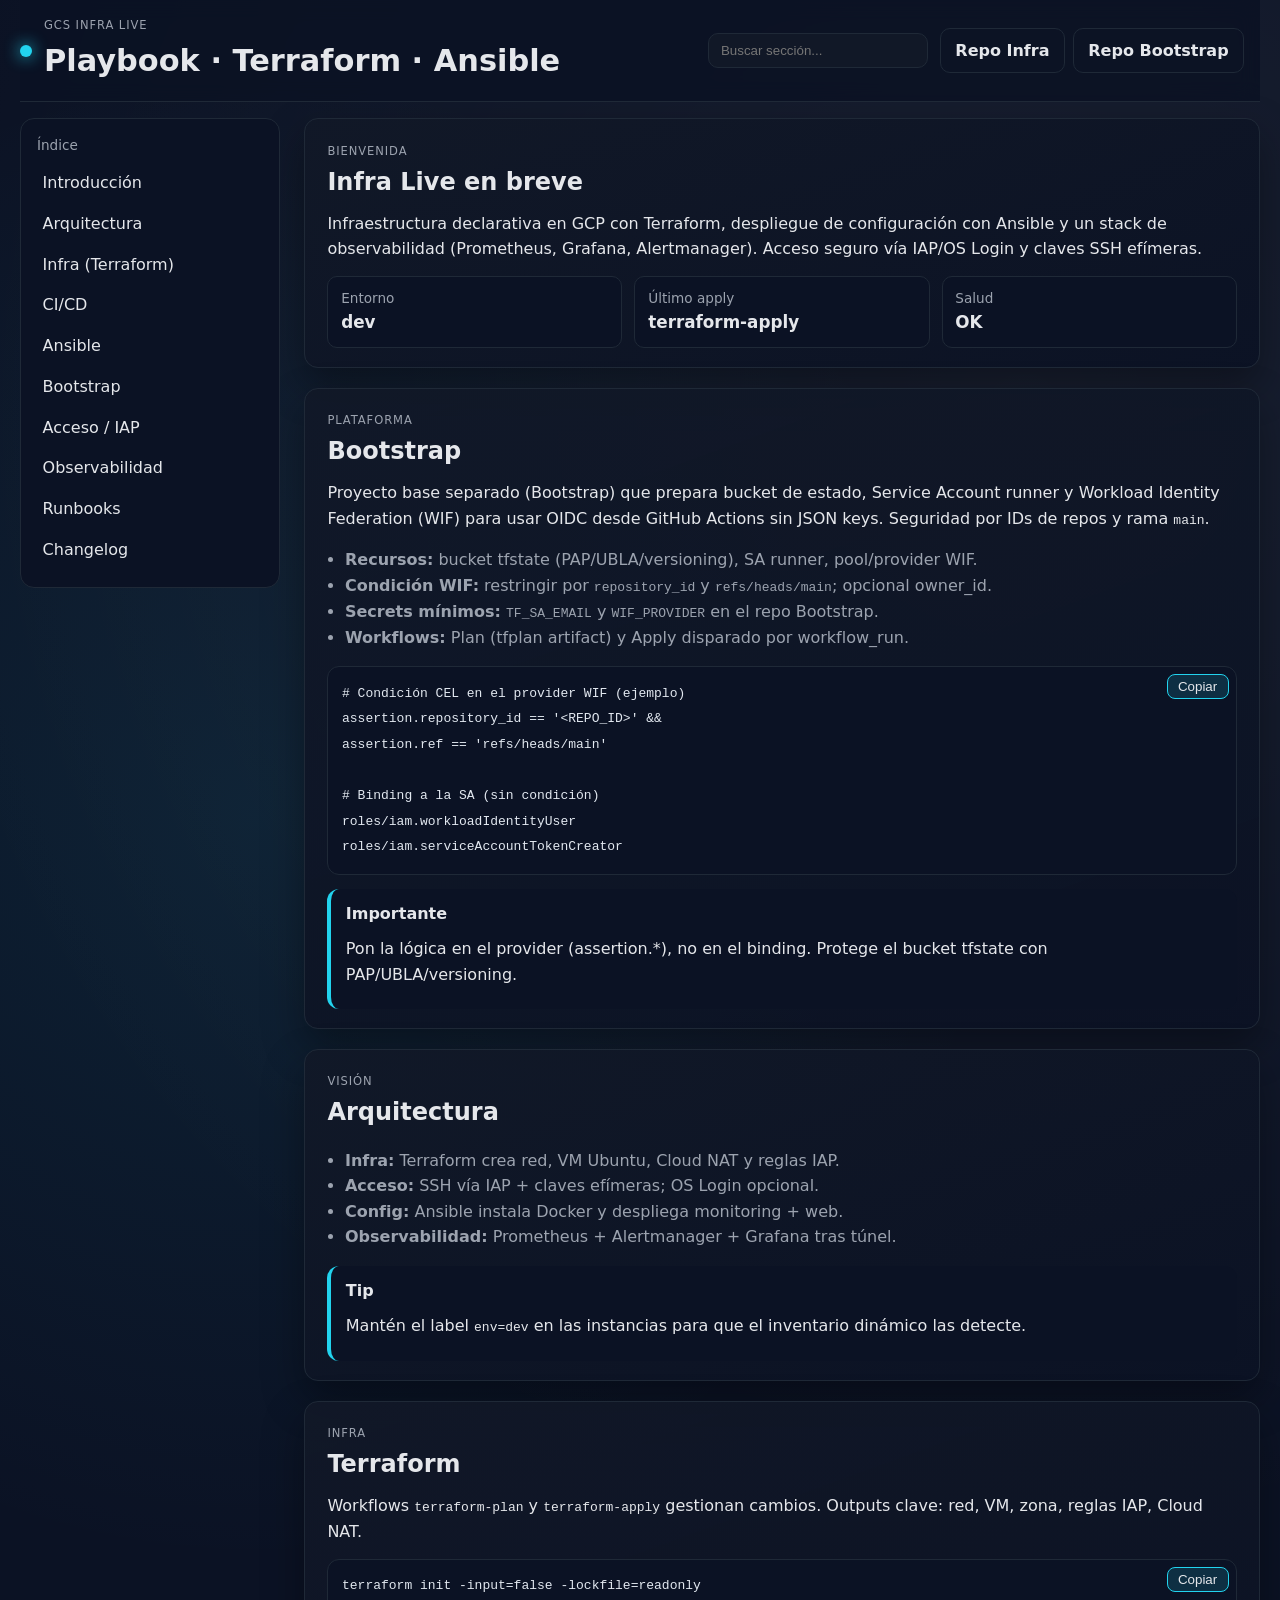
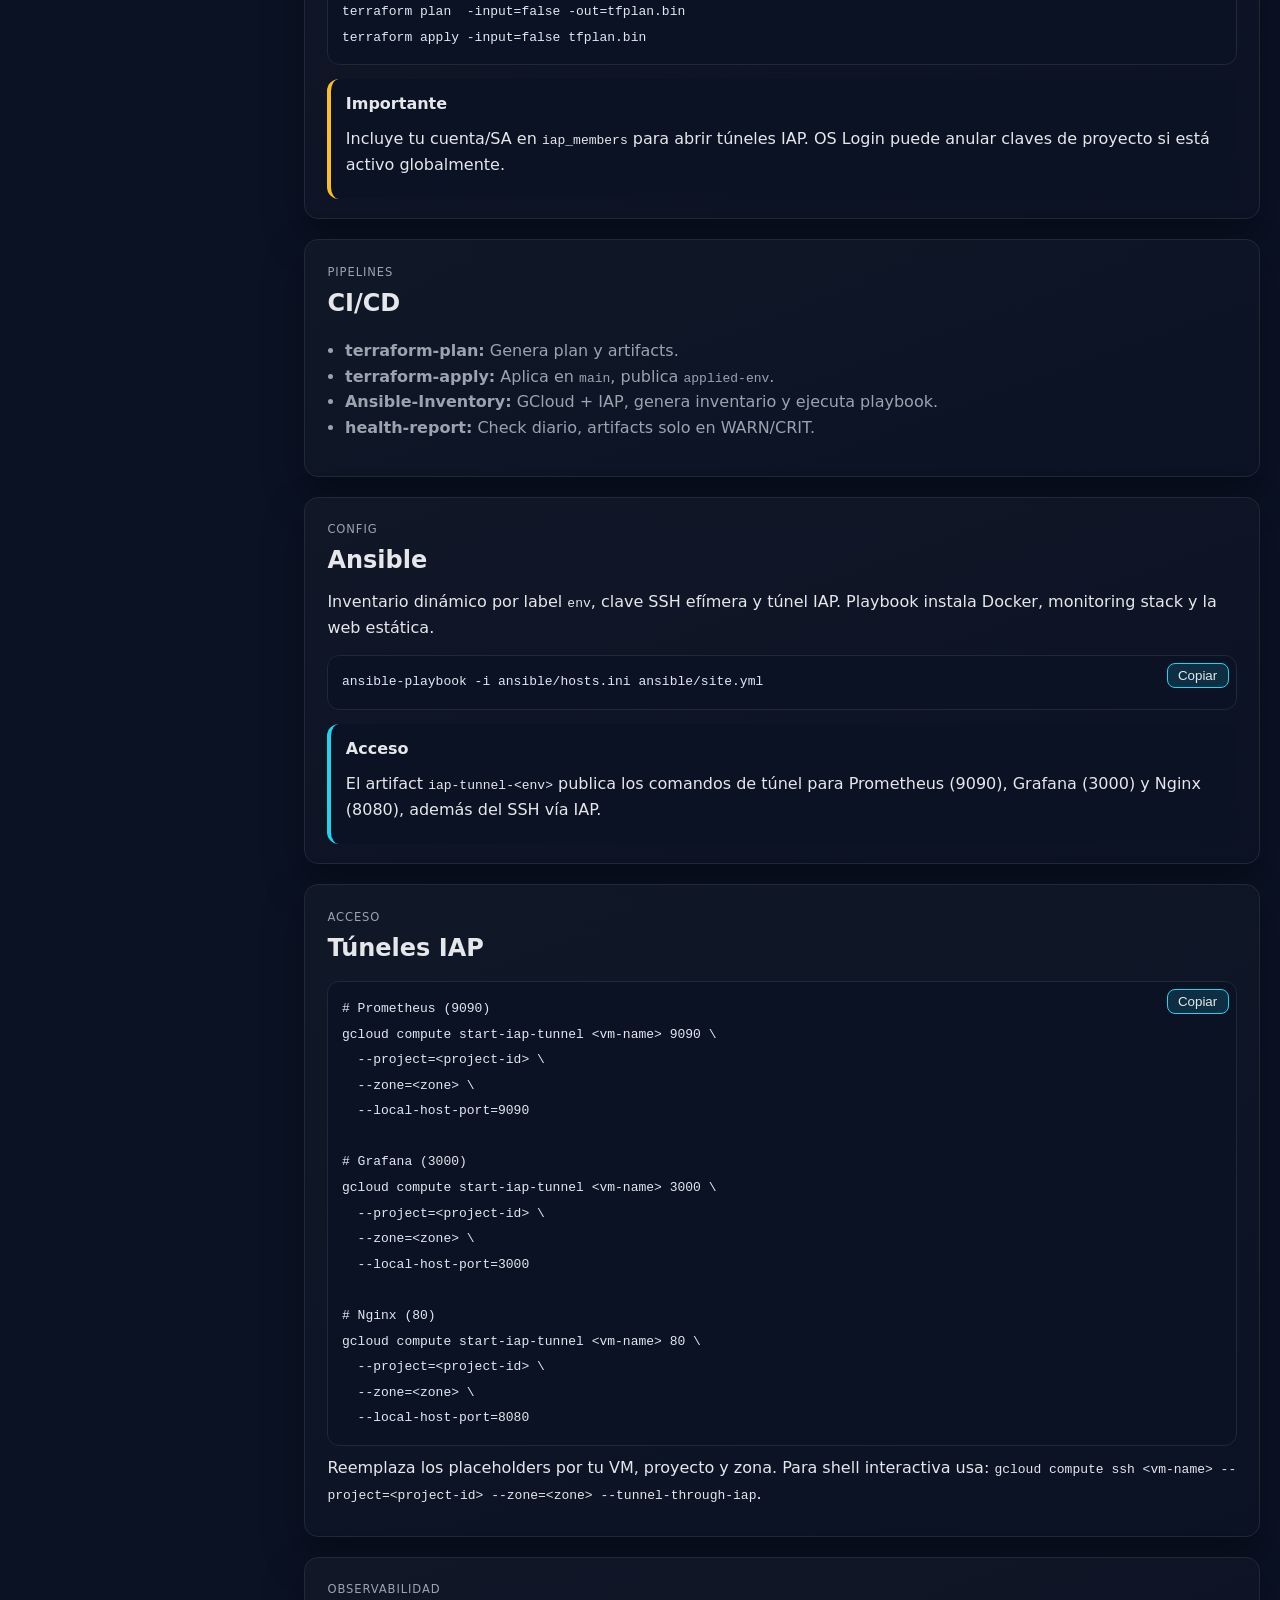
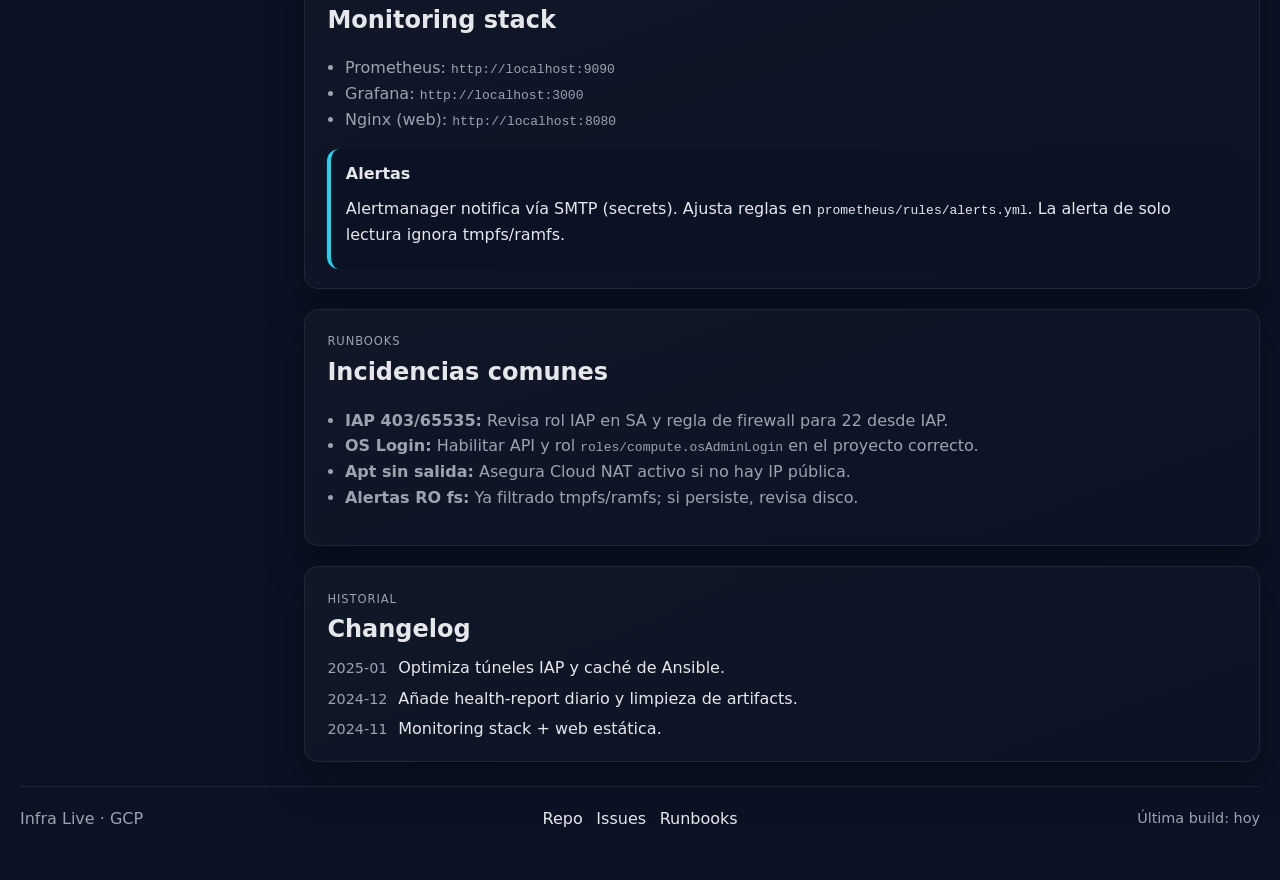
<file: ansible/web/index.html>
<!DOCTYPE html>
<html lang="es">
<head>
  <meta charset="UTF-8">
  <meta name="viewport" content="width=device-width, initial-scale=1.0">
  <title>GCS Infra Live · Guía y Playbook</title>
  <link rel="stylesheet" href="style.css">
</head>
<body>
  <div class="page">
    <header class="topbar">
      <div class="brand">
        <span class="dot"></span>
        <div>
          <p class="eyebrow">GCS Infra Live</p>
          <h1>Playbook · Terraform · Ansible</h1>
        </div>
      </div>
      <div class="top-actions">
        <input type="search" placeholder="Buscar sección..." aria-label="Buscar">
        <div class="repo-links">
          <a class="button ghost" href="https://github.com/S4M73l09/GCS-Infra-Live" target="_blank" rel="noreferrer">Repo Infra</a>
          <a class="button ghost" href="https://github.com/S4M73l09/GCS-Bootstrap---Live" target="_blank" rel="noreferrer">Repo Bootstrap</a>
        </div>
      </div>
      <button class="toc-toggle" aria-label="Mostrar índice">☰</button>
    </header>

    <div class="layout">
      <aside class="sidebar" id="sidebar">
        <nav>
          <p class="nav-title">Índice</p>
          <ol>
            <li><a href="#intro">Introducción</a></li>
            <li><a href="#arquitectura">Arquitectura</a></li>
            <li><a href="#terraform">Infra (Terraform)</a></li>
            <li><a href="#cicd">CI/CD</a></li>
            <li><a href="#ansible">Ansible</a></li>
            <li><a href="#bootstrap">Bootstrap</a></li>
            <li><a href="#acceso">Acceso / IAP</a></li>
            <li><a href="#monitoring">Observabilidad</a></li>
            <li><a href="#runbooks">Runbooks</a></li>
            <li><a href="#changelog">Changelog</a></li>
          </ol>
        </nav>
      </aside>

      <main class="content">
        <section id="intro" class="card">
          <div class="section-head">
            <p class="eyebrow">Bienvenida</p>
            <h2>Infra Live en breve</h2>
          </div>
          <p>Infraestructura declarativa en GCP con Terraform, despliegue de configuración con Ansible y un stack de observabilidad (Prometheus, Grafana, Alertmanager). Acceso seguro vía IAP/OS Login y claves SSH efímeras.</p>
          <div class="stats">
            <div><span>Entorno</span><strong>dev</strong></div>
            <div><span>Último apply</span><strong>terraform-apply</strong></div>
            <div><span>Salud</span><strong>OK</strong></div>
          </div>
        </section>

        <section id="bootstrap" class="card">
          <div class="section-head">
            <p class="eyebrow">Plataforma</p>
            <h2>Bootstrap</h2>
          </div>
          <p>Proyecto base separado (Bootstrap) que prepara bucket de estado, Service Account runner y Workload Identity Federation (WIF) para usar OIDC desde GitHub Actions sin JSON keys. Seguridad por IDs de repos y rama <code>main</code>.</p>
          <ul class="bullets">
            <li><strong>Recursos:</strong> bucket tfstate (PAP/UBLA/versioning), SA runner, pool/provider WIF.</li>
            <li><strong>Condición WIF:</strong> restringir por <code>repository_id</code> y <code>refs/heads/main</code>; opcional owner_id.</li>
            <li><strong>Secrets mínimos:</strong> <code>TF_SA_EMAIL</code> y <code>WIF_PROVIDER</code> en el repo Bootstrap.</li>
            <li><strong>Workflows:</strong> Plan (tfplan artifact) y Apply disparado por workflow_run.</li>
          </ul>
          <div class="code-block">
<pre><code># Condición CEL en el provider WIF (ejemplo)
assertion.repository_id == '&lt;REPO_ID&gt;' &&
assertion.ref == 'refs/heads/main'

# Binding a la SA (sin condición)
roles/iam.workloadIdentityUser
roles/iam.serviceAccountTokenCreator</code></pre>
          </div>
          <div class="callout info">
            <p class="callout-title">Importante</p>
            <p>Pon la lógica en el provider (assertion.*), no en el binding. Protege el bucket tfstate con PAP/UBLA/versioning.</p>
          </div>
        </section>

        <section id="arquitectura" class="card">
          <div class="section-head">
            <p class="eyebrow">Visión</p>
            <h2>Arquitectura</h2>
          </div>
          <ul class="bullets">
            <li><strong>Infra:</strong> Terraform crea red, VM Ubuntu, Cloud NAT y reglas IAP.</li>
            <li><strong>Acceso:</strong> SSH vía IAP + claves efímeras; OS Login opcional.</li>
            <li><strong>Config:</strong> Ansible instala Docker y despliega monitoring + web.</li>
            <li><strong>Observabilidad:</strong> Prometheus + Alertmanager + Grafana tras túnel.</li>
          </ul>
          <div class="callout info">
            <p class="callout-title">Tip</p>
            <p>Mantén el label <code>env=dev</code> en las instancias para que el inventario dinámico las detecte.</p>
          </div>
        </section>

        <section id="terraform" class="card">
          <div class="section-head">
            <p class="eyebrow">Infra</p>
            <h2>Terraform</h2>
          </div>
          <p>Workflows <code>terraform-plan</code> y <code>terraform-apply</code> gestionan cambios. Outputs clave: red, VM, zona, reglas IAP, Cloud NAT.</p>
          <div class="code-block">
<pre><code>terraform init -input=false -lockfile=readonly
terraform plan  -input=false -out=tfplan.bin
terraform apply -input=false tfplan.bin</code></pre>
          </div>
          <div class="callout warning">
            <p class="callout-title">Importante</p>
            <p>Incluye tu cuenta/SA en <code>iap_members</code> para abrir túneles IAP. OS Login puede anular claves de proyecto si está activo globalmente.</p>
          </div>
        </section>

        <section id="cicd" class="card">
          <div class="section-head">
            <p class="eyebrow">Pipelines</p>
            <h2>CI/CD</h2>
          </div>
          <ul class="bullets">
            <li><strong>terraform-plan:</strong> Genera plan y artifacts.</li>
            <li><strong>terraform-apply:</strong> Aplica en <code>main</code>, publica <code>applied-env</code>.</li>
            <li><strong>Ansible-Inventory:</strong> GCloud + IAP, genera inventario y ejecuta playbook.</li>
            <li><strong>health-report:</strong> Check diario, artifacts solo en WARN/CRIT.</li>
          </ul>
        </section>

        <section id="ansible" class="card">
          <div class="section-head">
            <p class="eyebrow">Config</p>
            <h2>Ansible</h2>
          </div>
          <p>Inventario dinámico por label <code>env</code>, clave SSH efímera y túnel IAP. Playbook instala Docker, monitoring stack y la web estática.</p>
          <div class="code-block">
<pre><code>ansible-playbook -i ansible/hosts.ini ansible/site.yml</code></pre>
          </div>
          <div class="callout info">
            <p class="callout-title">Acceso</p>
            <p>El artifact <code>iap-tunnel-&lt;env&gt;</code> publica los comandos de túnel para Prometheus (9090), Grafana (3000) y Nginx (8080), además del SSH vía IAP.</p>
          </div>
        </section>

        <section id="acceso" class="card">
          <div class="section-head">
            <p class="eyebrow">Acceso</p>
            <h2>Túneles IAP</h2>
          </div>
          <div class="code-block">
<pre><code># Prometheus (9090)
gcloud compute start-iap-tunnel &lt;vm-name&gt; 9090 \
  --project=&lt;project-id&gt; \
  --zone=&lt;zone&gt; \
  --local-host-port=9090

# Grafana (3000)
gcloud compute start-iap-tunnel &lt;vm-name&gt; 3000 \
  --project=&lt;project-id&gt; \
  --zone=&lt;zone&gt; \
  --local-host-port=3000

# Nginx (80)
gcloud compute start-iap-tunnel &lt;vm-name&gt; 80 \
  --project=&lt;project-id&gt; \
  --zone=&lt;zone&gt; \
  --local-host-port=8080</code></pre>
          </div>
          <p>Reemplaza los placeholders por tu VM, proyecto y zona. Para shell interactiva usa: <code>gcloud compute ssh &lt;vm-name&gt; --project=&lt;project-id&gt; --zone=&lt;zone&gt; --tunnel-through-iap</code>.</p>
        </section>

        <section id="monitoring" class="card">
          <div class="section-head">
            <p class="eyebrow">Observabilidad</p>
            <h2>Monitoring stack</h2>
          </div>
          <ul class="bullets">
            <li>Prometheus: <code>http://localhost:9090</code></li>
            <li>Grafana: <code>http://localhost:3000</code></li>
            <li>Nginx (web): <code>http://localhost:8080</code></li>
          </ul>
          <div class="callout info">
            <p class="callout-title">Alertas</p>
            <p>Alertmanager notifica vía SMTP (secrets). Ajusta reglas en <code>prometheus/rules/alerts.yml</code>. La alerta de solo lectura ignora tmpfs/ramfs.</p>
          </div>
        </section>

        <section id="runbooks" class="card">
          <div class="section-head">
            <p class="eyebrow">Runbooks</p>
            <h2>Incidencias comunes</h2>
          </div>
          <ul class="bullets">
            <li><strong>IAP 403/65535:</strong> Revisa rol IAP en SA y regla de firewall para 22 desde IAP.</li>
            <li><strong>OS Login:</strong> Habilitar API y rol <code>roles/compute.osAdminLogin</code> en el proyecto correcto.</li>
            <li><strong>Apt sin salida:</strong> Asegura Cloud NAT activo si no hay IP pública.</li>
            <li><strong>Alertas RO fs:</strong> Ya filtrado tmpfs/ramfs; si persiste, revisa disco.</li>
          </ul>
        </section>

        <section id="changelog" class="card">
          <div class="section-head">
            <p class="eyebrow">Historial</p>
            <h2>Changelog</h2>
          </div>
          <ul class="timeline">
            <li><span>2025-01</span> Optimiza túneles IAP y caché de Ansible.</li>
            <li><span>2024-12</span> Añade health-report diario y limpieza de artifacts.</li>
            <li><span>2024-11</span> Monitoring stack + web estática.</li>
          </ul>
        </section>
      </main>
    </div>

    <footer class="footer">
      <div>Infra Live · GCP</div>
      <div class="footer-links">
        <a href="https://github.com/S4M73l09/GCS-Infra-Live" target="_blank" rel="noreferrer">Repo</a>
        <a href="https://github.com/S4M73l09/GCS-Infra-Live/issues" target="_blank" rel="noreferrer">Issues</a>
        <a href="#runbooks">Runbooks</a>
      </div>
      <div class="build">Última build: hoy</div>
    </footer>
  </div>

  <script>
    // Botones de copiar código
    document.querySelectorAll('.code-block').forEach(block => {
      const btn = document.createElement('button');
      btn.className = 'copy-btn';
      btn.type = 'button';
      btn.textContent = 'Copiar';
      btn.addEventListener('click', () => {
        const code = block.querySelector('code').innerText;
        navigator.clipboard.writeText(code).then(() => {
          btn.textContent = 'Copiado';
          setTimeout(() => btn.textContent = 'Copiar', 1200);
        });
      });
      block.appendChild(btn);
    });

    // Toggle sidebar en móvil
    const toggle = document.querySelector('.toc-toggle');
    const sidebar = document.getElementById('sidebar');
    toggle?.addEventListener('click', () => {
      sidebar.classList.toggle('open');
    });
  </script>
</body>
</html>
</file>
<file: ansible/web/style.css>
:root {
  --bg: #0b1224;
  --bg-2: #0f172a;
  --panel: #111827;
  --panel-2: #0b1224;
  --accent: #22d3ee;
  --accent-soft: rgba(34, 211, 238, 0.15);
  --warn: #fbbf24;
  --text: #e5e7eb;
  --muted: #9ca3af;
  --border: #1f2937;
  --radius: 14px;
  --shadow: 0 18px 40px rgba(0, 0, 0, 0.35);
  --font-sans: "Inter", "Work Sans", "Segoe UI", system-ui, -apple-system, sans-serif;
  --font-mono: "JetBrains Mono", "Fira Code", "SFMono-Regular", monospace;
}

*,
*::before,
*::after {
  box-sizing: border-box;
}

body {
  margin: 0;
  background: radial-gradient(circle at 20% 20%, rgba(34, 211, 238, 0.08), transparent 22%),
    radial-gradient(circle at 80% 10%, rgba(255, 255, 255, 0.06), transparent 30%),
    var(--bg);
  color: var(--text);
  font-family: var(--font-sans);
  line-height: 1.6;
  min-height: 100vh;
}

.page {
  max-width: 1280px;
  margin: 0 auto;
  padding: 0 1.25rem 2rem;
}

.topbar {
  position: sticky;
  top: 0;
  z-index: 10;
  backdrop-filter: blur(10px);
  background: rgba(11, 18, 36, 0.85);
  border-bottom: 1px solid var(--border);
  display: grid;
  grid-template-columns: 1fr auto auto;
  gap: 1rem;
  align-items: center;
  padding: 1rem 0;
}

.brand {
  display: flex;
  gap: 0.75rem;
  align-items: center;
}

.dot {
  width: 12px;
  height: 12px;
  border-radius: 50%;
  background: var(--accent);
  box-shadow: 0 0 16px var(--accent);
}

.eyebrow {
  margin: 0;
  text-transform: uppercase;
  letter-spacing: 0.08em;
  font-size: 0.72rem;
  color: var(--muted);
}

h1 {
  margin: 0.15rem 0 0;
  font-size: clamp(1.5rem, 3vw, 1.9rem);
}

.top-actions {
  display: flex;
  gap: 0.75rem;
  align-items: center;
}

.repo-links {
  display: flex;
  gap: 0.5rem;
}

input[type="search"] {
  background: var(--panel);
  border: 1px solid var(--border);
  color: var(--text);
  padding: 0.55rem 0.75rem;
  border-radius: 10px;
  min-width: 220px;
}

.button {
  display: inline-flex;
  align-items: center;
  gap: 0.4rem;
  padding: 0.55rem 0.9rem;
  border-radius: 10px;
  background: var(--accent-soft);
  border: 1px solid var(--accent);
  color: var(--text);
  text-decoration: none;
  font-weight: 600;
  transition: transform 0.15s ease, box-shadow 0.15s ease;
}

.button:hover {
  transform: translateY(-1px);
  box-shadow: 0 12px 24px rgba(34, 211, 238, 0.2);
}

.button.ghost {
  background: transparent;
  border-color: var(--border);
}

.toc-toggle {
  display: none;
  border: 1px solid var(--border);
  background: var(--panel);
  color: var(--text);
  border-radius: 10px;
  padding: 0.5rem 0.75rem;
}

.layout {
  display: grid;
  grid-template-columns: 260px 1fr;
  gap: 1.5rem;
  margin-top: 1rem;
}

.sidebar {
  position: sticky;
  top: 80px;
  align-self: start;
  background: var(--panel-2);
  border: 1px solid var(--border);
  border-radius: var(--radius);
  padding: 1rem 1rem 1.2rem;
}

.nav-title {
  margin: 0 0 0.5rem;
  color: var(--muted);
  font-size: 0.85rem;
}

.sidebar ol {
  list-style: none;
  padding: 0;
  margin: 0;
  display: grid;
  gap: 0.35rem;
}

.sidebar a {
  color: var(--text);
  text-decoration: none;
  display: block;
  padding: 0.3rem 0.35rem;
  border-radius: 8px;
  transition: background 0.15s ease;
}

.sidebar a:hover {
  background: rgba(255, 255, 255, 0.04);
}

.content {
  display: grid;
  gap: 1.25rem;
}

.card {
  background: linear-gradient(160deg, rgba(17, 24, 39, 0.92), rgba(11, 18, 36, 0.95));
  border: 1px solid var(--border);
  border-radius: var(--radius);
  box-shadow: var(--shadow);
  padding: 1.4rem 1.4rem 1.2rem;
}

.section-head h2 {
  margin: 0.15rem 0 0.4rem;
}

p {
  color: var(--text);
  margin: 0.6rem 0;
}

.bullets {
  list-style: disc;
  padding-left: 1.1rem;
  color: var(--muted);
}

.stats {
  display: grid;
  gap: 0.75rem;
  grid-template-columns: repeat(auto-fit, minmax(140px, 1fr));
  margin-top: 0.9rem;
}

.stats div {
  background: var(--panel-2);
  border: 1px solid var(--border);
  border-radius: 10px;
  padding: 0.65rem 0.8rem;
}

.stats span {
  display: block;
  color: var(--muted);
  font-size: 0.85rem;
}

.stats strong {
  font-size: 1.05rem;
}

.callout {
  border-radius: 12px;
  padding: 0.75rem 0.9rem;
  margin-top: 0.9rem;
  border-left: 4px solid var(--accent);
  background: var(--panel-2);
}

.callout.warning {
  border-left-color: var(--warn);
}

.callout-title {
  margin: 0 0 0.25rem;
  font-weight: 700;
}

.code-block {
  position: relative;
  margin-top: 0.9rem;
}

.code-block pre {
  background: #0b1224;
  border: 1px solid var(--border);
  border-radius: 12px;
  padding: 0.85rem;
  overflow-x: auto;
  margin: 0;
  font-family: var(--font-mono);
  color: #e2e8f0;
}

.copy-btn {
  position: absolute;
  top: 8px;
  right: 8px;
  padding: 0.25rem 0.65rem;
  background: var(--accent-soft);
  border: 1px solid var(--accent);
  color: var(--text);
  border-radius: 8px;
  cursor: pointer;
}

.timeline {
  list-style: none;
  padding: 0;
  margin: 0.3rem 0 0;
  display: grid;
  gap: 0.3rem;
}

.timeline span {
  color: var(--muted);
  font-size: 0.9rem;
  margin-right: 0.35rem;
}

.footer {
  margin-top: 1.5rem;
  padding: 1.2rem 0;
  border-top: 1px solid var(--border);
  display: flex;
  justify-content: space-between;
  align-items: center;
  color: var(--muted);
  flex-wrap: wrap;
  gap: 0.6rem;
}

.footer-links {
  display: flex;
  gap: 0.85rem;
}

.footer a {
  color: var(--text);
  text-decoration: none;
}

.footer a:hover {
  color: var(--accent);
}

.build {
  font-size: 0.9rem;
}

@media (max-width: 960px) {
  .layout {
    grid-template-columns: 1fr;
  }
  .sidebar {
    position: fixed;
    inset: 0;
    max-width: 280px;
    transform: translateX(-105%);
    transition: transform 0.2s ease;
    z-index: 20;
  }
  .sidebar.open {
    transform: translateX(0);
  }
  .toc-toggle {
    display: inline-flex;
    justify-content: center;
    align-items: center;
  }
  .topbar {
    grid-template-columns: 1fr auto;
  }
}
</file>
